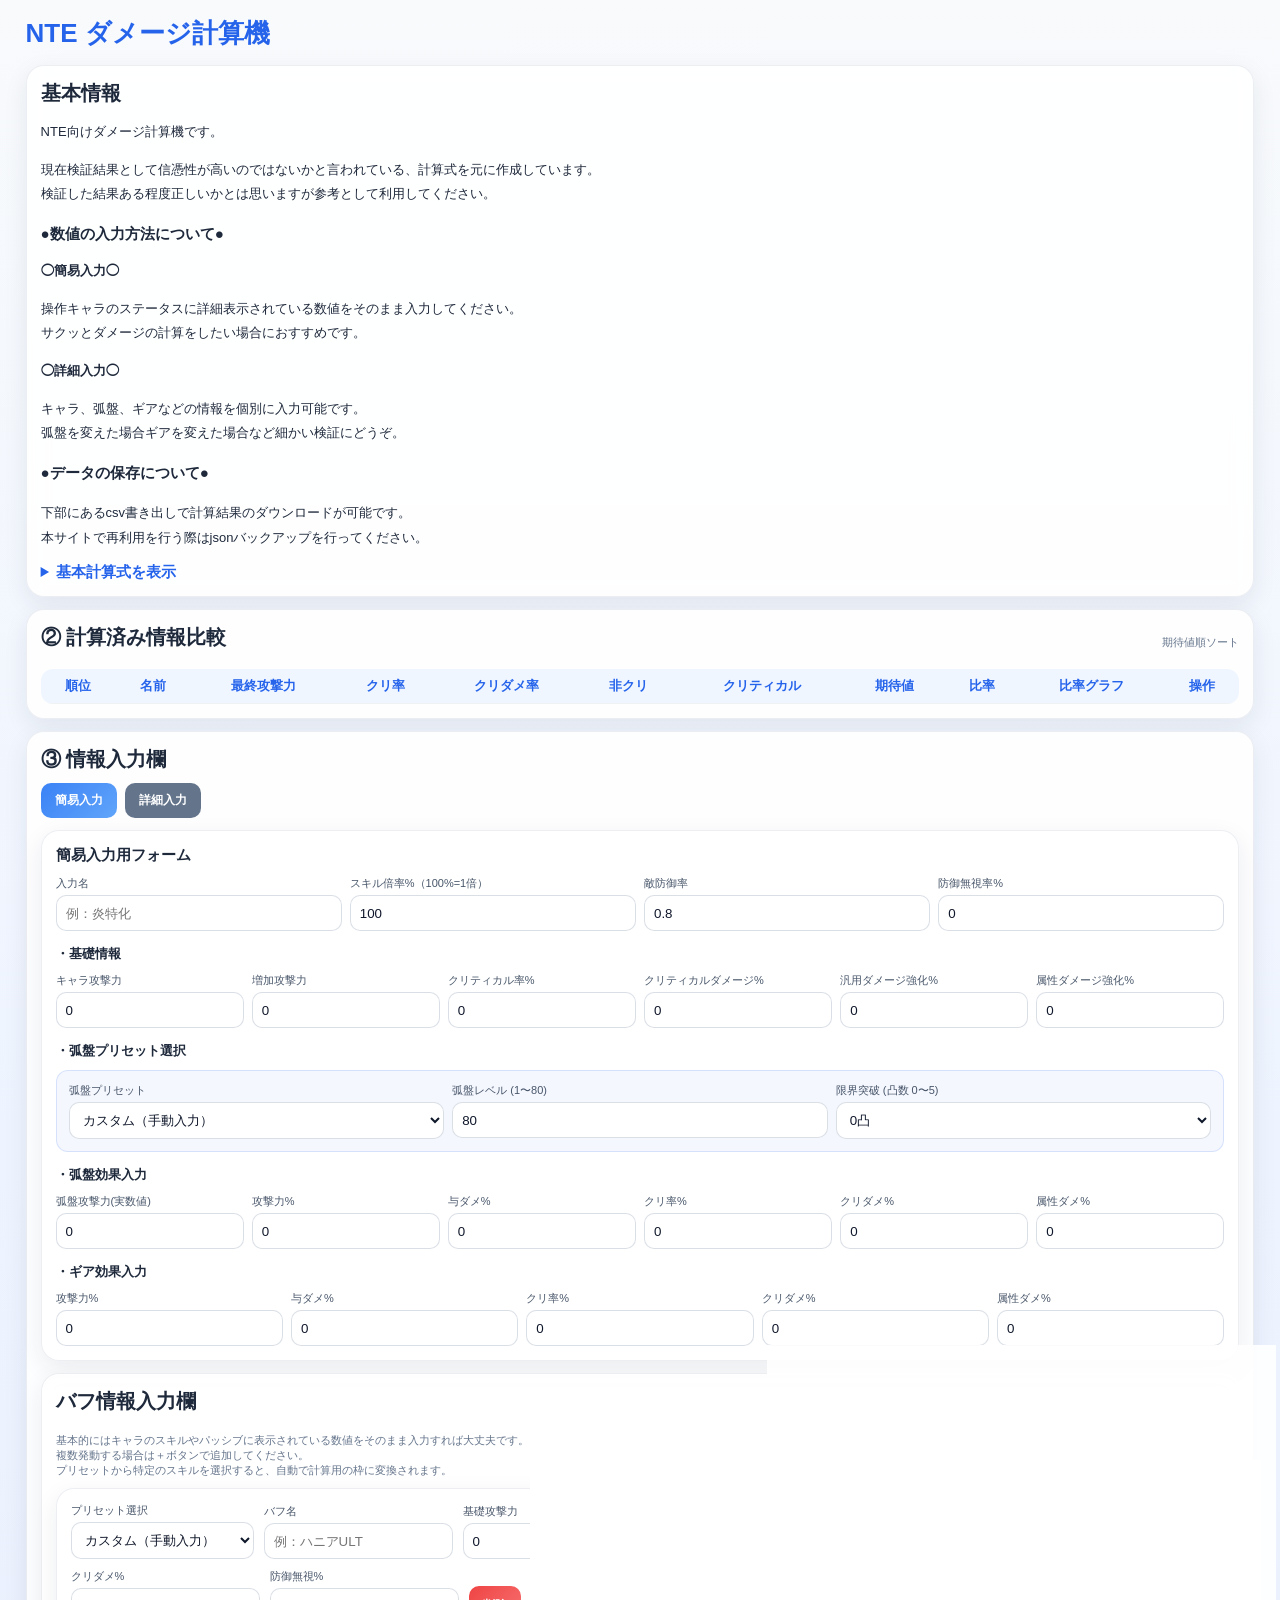
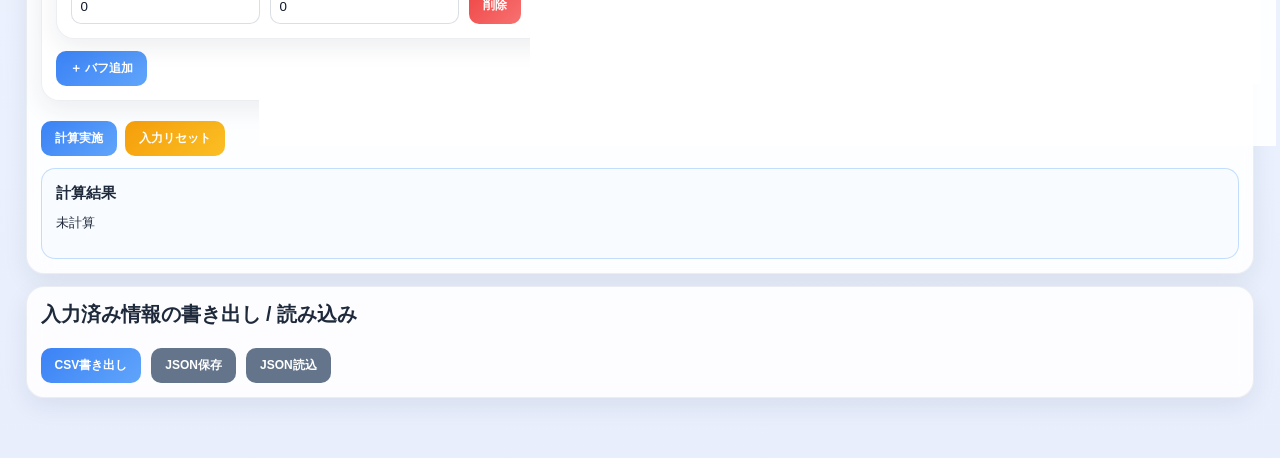
<file: index.html>
<!DOCTYPE html>
<html lang="ja">
<head>
  <meta charset="UTF-8">
  <meta name="viewport" content="width=device-width, initial-scale=1.0">
  <title>NTE ダメージ計算機</title>
  <link rel="stylesheet" href="style.css">
</head>
<body>
<div class="container">
  <h1>NTE ダメージ計算機</h1>

  <div class="card">
    <h2>基本情報</h2>
    <div style="line-height:1.9">
      <p>NTE向けダメージ計算機です。</p>
      <p>現在検証結果として信憑性が高いのではないかと言われている、計算式を元に作成しています。<br>検証した結果ある程度正しいかとは思いますが参考として利用してください。</p>
      <h3>●数値の入力方法について●</h3>
      <h4>◯簡易入力◯</h4>
      <p>操作キャラのステータスに詳細表示されている数値をそのまま入力してください。<br>サクッとダメージの計算をしたい場合におすすめです。</p>
      <h4>◯詳細入力◯</h4>
      <p>キャラ、弧盤、ギアなどの情報を個別に入力可能です。<br>弧盤を変えた場合ギアを変えた場合など細かい検証にどうぞ。</p>
      <h3>●データの保存について●</h3>
      <p>下部にあるcsv書き出しで計算結果のダウンロードが可能です。<br>本サイトで再利用を行う際はjsonバックアップを行ってください。</p>
    </div>
    <details style="margin-top:12px">
      <summary>基本計算式を表示</summary>
      <div style="margin-top:12px;line-height:1.9">
        <p>●基本計算式●</p>
        <p>ダメージ = 攻撃力 × スキル倍率 × ダメージ補正 × クリティカル補正 × 防御補正</p>
        <p>① 攻撃力 = 基礎攻撃力 × (1 + 攻撃力バフ%) + ギア攻撃力 + バフなどの実数値加算攻撃力<br>基礎攻撃力 = キャラ攻撃力 + 弧盤攻撃力</p>
        <p>② 防御補正 = 1 / (1 + (敵防御率 × (1 - 防御無視率)))<br>・雑魚敵：約0.75<br>・ボス敵：約0.8<br>・防御無視率は 25% → 0.25 として計算</p>
        <p>③ ダメージ補正 = (1 + 加算ダメージバフ)<br>加算ダメージバフ = 汎用ダメージ + 属性ダメージ + 与ダメージ + 特効ダメージ</p>
        <p>④ クリティカル補正 = 1 + クリティカルダメージ%</p>
      </div>
    </details>
  </div>

  <div class="card">
    <div class="compact-title">
      <h2>② 計算済み情報比較</h2>
      <div class="small">期待値順ソート</div>
    </div>
    <div class="table-wrap">
      <table id="compareTable">
        <thead>
          <tr>
            <th>順位</th>
            <th>名前</th>
            <th>最終攻撃力</th>
            <th>クリ率</th>
            <th>クリダメ率</th>
            <th>非クリ</th>
            <th>クリティカル</th>
            <th>期待値</th>
            <th>比率</th>
            <th>比率グラフ</th>
            <th>操作</th>
          </tr>
        </thead>
        <tbody id="compareTableBody"></tbody>
      </table>
    </div>
  </div>

  <div class="card">
    <h2>③ 情報入力欄</h2>
    <div class="flex" style="margin-bottom:12px">
      <button class="primary" id="showSimpleBtn" onclick="switchFormMode('simple')">簡易入力</button>
      <button class="secondary" id="showDetailBtn" onclick="switchFormMode('detail')">詳細入力</button>
    </div>

    <div id="simpleFormSection" class="card">
      <h3>簡易入力用フォーム</h3>
      <div class="grid grid-3">
        <label>入力名
          <input type="text" id="simpleBuildName" placeholder="例：炎特化" oninput="this.value=this.value.replace(/'/g,'')">
        </label>
        <label>スキル倍率%（100%=1倍）
          <input type="number" id="simpleSkillMultiplier" value="100">
        </label>
        <label>敵防御率
          <input type="number" id="simpleEnemyDefRate" value="0.8" step="0.01">
        </label>
        <label>防御無視率%
          <input type="number" id="simpleDefIgnore" value="0" step="0.1">
        </label>
      </div>

      <h4 style="margin-top:14px">・基礎情報</h4>
      <div class="grid grid-3">
        <label>キャラ攻撃力<input type="number" id="simpleAtk" value="0"></label>
        <label>増加攻撃力<input type="number" id="simpleGearFlatAtk" value="0"></label>
        <label>クリティカル率%<input type="number" id="simpleCritRate" value="0"></label>
        <label>クリティカルダメージ%<input type="number" id="simpleCritDamage" value="0"></label>
        <label>汎用ダメージ強化%<input type="number" id="simpleGeneralDamage" value="0"></label>
        <label>属性ダメージ強化%<input type="number" id="simpleElementDamage" value="0"></label>
      </div>

      <h4 style="margin-top:14px">・弧盤プリセット選択</h4>
      <div class="grid grid-3" style="background: rgba(37, 99, 235, 0.05); padding: 12px; border-radius: 12px; margin-bottom: 12px; border: 1px solid rgba(37, 99, 235, 0.15);">
        <label>弧盤プリセット
          <select id="arcPresetSelect" onchange="onArcPresetChange()"></select>
        </label>
        <label>弧盤レベル (1〜80)
          <input type="number" id="arcLevel" value="80" min="1" max="80" oninput="onArcPresetChange()">
        </label>
        <label>限界突破 (凸数 0〜5)
          <select id="arcTarget" onchange="onArcPresetChange()">
            <option value="0" selected>0凸</option>
            <option value="1">1凸</option>
            <option value="2">2凸</option>
            <option value="3">3凸</option>
            <option value="4">4凸</option>
            <option value="5">5凸（完凸）</option>
          </select>
        </label>
      </div>

      <h4 style="margin-top:14px">・弧盤効果入力</h4>
      <div class="grid grid-3">
        <label>弧盤攻撃力(実数値)<input type="number" id="simpleArcAtk" value="0"></label>
        <label>攻撃力%<input type="number" id="simpleArcAtkPercent" value="0"></label>
        <label>与ダメ%<input type="number" id="simpleArcDamage" value="0"></label>
        <label>クリ率%<input type="number" id="simpleArcCritRate" value="0"></label>
        <label>クリダメ%<input type="number" id="simpleArcCritDamage" value="0"></label>
        <label>属性ダメ%<input type="number" id="simpleArcElement" value="0"></label>
      </div>

      <h4 style="margin-top:14px">・ギア効果入力</h4>
      <div class="grid grid-3">
        <label>攻撃力%<input type="number" id="simpleGearAtkPercent" value="0"></label>
        <label>与ダメ%<input type="number" id="simpleGearDamage" value="0"></label>
        <label>クリ率%<input type="number" id="simpleGearCritRate" value="0"></label>
        <label>クリダメ%<input type="number" id="simpleGearCritDamage" value="0"></label>
        <label>属性ダメ%<input type="number" id="simpleGearElement" value="0"></label>
      </div>
    </div>

    <div id="detailFormSection" class="card" style="display:none">
      <h3>詳細入力用フォーム</h3>
      <div style="margin-top:12px">
        <div class="grid grid-2">
          <label>入力名
            <input type="text" id="buildName" placeholder="例：炎ビルド Ver1" oninput="this.value=this.value.replace(/'/g,'')">
          </label>
          <label>スキル倍率%（100% = 1倍）
            <input type="number" id="skillMultiplier" value="100" step="0.1">
          </label>
          <label>敵防御率
            <input type="number" id="enemyDefRate" value="0.8" step="0.01">
          </label>
          <label>防御無視率%
            <input type="number" id="defIgnore" value="0" step="0.1">
          </label>
        </div>

        <h3>【操作キャラ】</h3>
        <div class="grid grid-3">
          <label>攻撃力<input type="number" id="charAtk" value="0"></label>
          <label>クリ率%<input type="number" id="charCrit" value="0"></label>
          <label>クリダメ%<input type="number" id="charCritDmg" value="0"></label>
        </div>

        <h3>【弧盤】</h3>
        <h4>メイン効果</h4>
        <div class="grid grid-3">
          <label>攻撃力<input type="number" id="arcAtk" value="0"></label>
          <label>攻撃力%<input type="number" id="arcAtkPercent" value="0"></label>
          <label>クリ率%<input type="number" id="arcCrit" value="0"></label>
          <label>クリダメ%<input type="number" id="arcCritDmg" value="0"></label>
        </div>

        <h4>効果</h4>
        <div class="grid grid-3">
          <label>攻撃力%<input type="number" id="arcEffectAtk" value="0"></label>
          <label>与ダメ%<input type="number" id="arcDamage" value="0"></label>
          <label>クリダメ%<input type="number" id="arcEffectCritDmg" value="0"></label>
          <label>特効ダメ%<input type="number" id="specialDamage" value="0"></label>
        </div>

        <h3>【ギア】</h3>
        <h4>効果</h4>
        <div class="grid grid-3">
          <label>攻撃力%<input type="number" id="gearAtkPercent" value="0"></label>
          <label>属性ダメ%<input type="number" id="gearElementDamage" value="0"></label>
          <label>クリ率%<input type="number" id="gearCrit" value="0"></label>
          <label>クリダメ%<input type="number" id="gearCritDmg" value="0"></label>
        </div>

        <h4>ステータスバフ</h4>
        <div class="grid grid-3">
          <label>ギア攻撃力(実数値)<input type="number" id="gearFlatAtk" value="0"></label>
          <label>攻撃力%<input type="number" id="gearStatAtkPercent" value="0"></label>
          <label>汎用ダメ%<input type="number" id="gearGeneralDamage" value="0"></label>
          <label>クリ率%<input type="number" id="gearStatCrit" value="0"></label>
          <label>クリダメ%<input type="number" id="gearStatCritDmg" value="0"></label>
        </div>
      </div>
    </div>

    <div class="card">
      <div class="compact-title">
        <h2>バフ情報入力欄</h2>
      </div>
      <div class="small" style="margin-bottom:10px">
        基本的にはキャラのスキルやパッシブに表示されている数値をそのまま入力すれば大丈夫です。<br>
        複数発動する場合は＋ボタンで追加してください。<br>
        プリセットから特定のスキルを選択すると、自動で計算用の枠に変換されます。
      </div>
      <div id="buffContainer"></div>
      <div style="margin-top:10px">
        <button type="button" class="primary" onclick="addBuffCard()">＋ バフ追加</button>
      </div>
    </div>

    <div class="flex" style="margin-top:20px;align-items:center">
      <button class="primary" onclick="calculateDamage()">計算実施</button>
      <button class="warn" onclick="resetForm()">入力リセット</button>
    </div>

    <div class="result-box" id="resultBox">
      <h3>計算結果</h3>
      <div id="resultContent">未計算</div>
      <div id="recommendContent" style="margin-top:12px"></div>
    </div>
  </div>

  <div class="card">
    <div class="compact-title">
      <h2>入力済み情報の書き出し / 読み込み</h2>
    </div>
    <div style="display:flex; gap:10px; flex-wrap:wrap; margin-top:10px;">
      <button class="primary" type="button" onclick="exportCSV()">CSV書き出し</button>
      <button class="secondary" type="button" onclick="exportJSON()">JSON保存</button>
      <button class="secondary" type="button" onclick="document.getElementById('jsonFileInput').click()">JSON読込</button>
      <input id="jsonFileInput" type="file" accept=".json" onchange="importJSON(event)" style="display:none">
    </div>
  </div>
</div>

<script src="data.js"></script>
<script src="app.js"></script>
</body>
</html>
</file>
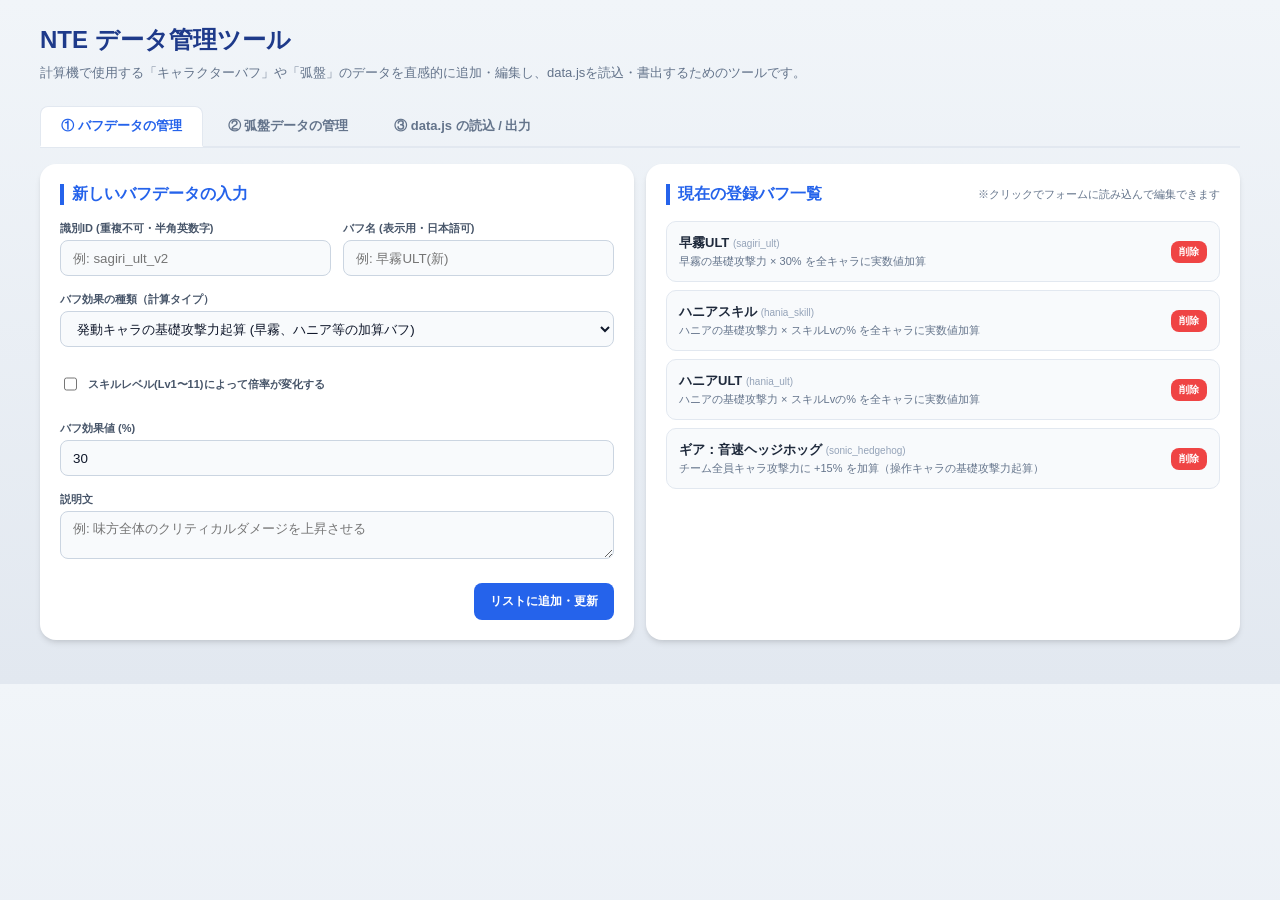
<file: data-manager.html>
<!DOCTYPE html>
<html lang="ja">
<head>
<meta charset="UTF-8">
<meta name="viewport" content="width=device-width, initial-scale=1.0">
<title>NTE データ管理ツール (data.js 編集用)</title>
<style>
*{box-sizing:border-box}
body{
  margin:0;
  font-family:"Inter","Segoe UI",sans-serif;
  background:linear-gradient(180deg,#f1f5f9,#e2e8f0);
  color:#1e293b;
  font-size:13px;
  padding:24px 0;
}
.container{
  width:min(1200px,96%);
  margin:auto;
}
h1{
  font-size:24px;
  margin:0 0 8px;
  font-weight:800;
  color:#1e3a8a;
}
.subtitle{
  color:#64748b;
  margin-bottom:24px;
}
.card{
  background:#ffffff;
  border-radius:16px;
  padding:20px;
  margin-bottom:20px;
  box-shadow:0 4px 6px -1px rgba(0,0,0,0.1), 0 2px 4px -1px rgba(0,0,0,0.06);
}
h2{
  font-size:16px;
  margin:0 0 16px;
  color:#2563eb;
  border-left:4px solid #2563eb;
  padding-left:8px;
  display:flex;
  justify-content:space-between;
  align-items:center;
}
.grid{display:grid;gap:12px}
.grid-2{grid-template-columns:repeat(auto-fit,minmax(240px,1fr))}
.grid-3{grid-template-columns:repeat(auto-fit,minmax(180px,1fr))}
.grid-6{grid-template-columns:repeat(6,1fr)}
label{
  display:flex;
  flex-direction:column;
  gap:4px;
  color:#475569;
  font-size:11px;
  font-weight:600;
}
input,select,textarea{
  background:#f8fafc;
  border:1px solid #cbd5e1;
  border-radius:8px;
  padding:8px 12px;
  color:#0f172a;
  min-height:36px;
  font-family:inherit;
}
input:focus,select:focus,textarea:focus{
  outline:none;
  border-color:#3b82f6;
  background:#ffffff;
  box-shadow:0 0 0 3px rgba(59,130,246,0.15);
}
button{
  border:none;
  border-radius:8px;
  padding:10px 16px;
  font-weight:700;
  cursor:pointer;
  transition:.15s;
  font-size:12px;
}
button:hover{
  filter:brightness(1.05);
  transform:translateY(-1px);
}
.btn-primary{background:#2563eb;color:white}
.btn-success{background:#10b981;color:white}
.btn-danger{background:#ef4444;color:white}
.btn-secondary{background:#64748b;color:white}
.flex{display:flex;gap:8px;flex-wrap:wrap}
.list-item {
  background:#f8fafc;
  border:1px solid #e2e8f0;
  border-radius:10px;
  padding:12px;
  margin-bottom:8px;
  display:flex;
  justify-content:space-between;
  align-items:center;
}
.list-item-info {
  display:flex;
  flex-direction:column;
  gap:2px;
}
.list-item-name {
  font-weight:700;
  font-size:13px;
}
.list-item-meta {
  font-size:11px;
  color:#64748b;
}
.textarea-output{
  width:100%;
  height:240px;
  font-family:monospace;
  font-size:12px;
  background:#0f172a;
  color:#38bdf8;
  padding:12px;
  border-radius:8px;
  resize:vertical;
}
.tabs{
  display:flex;
  gap:4px;
  margin-bottom:16px;
  border-bottom:2px solid #e2e8f0;
  padding-bottom:1px;
}
.tab{
  padding:10px 20px;
  cursor:pointer;
  font-weight:700;
  color:#64748b;
  border-radius:8px 8px 0 0;
  border:1px solid transparent;
  margin-bottom:-2px;
}
.tab.active{
  color:#2563eb;
  background:#ffffff;
  border-color:#e2e8f0 #e2e8f0 transparent #e2e8f0;
  border-bottom:2px solid #ffffff;
}
.tab-content{
  display:none;
}
.tab-content.active{
  display:block;
}
.import-box {
  background: #f0fdf4;
  border: 1px dashed #16a34a;
  border-radius: 12px;
  padding: 16px;
  margin-bottom: 20px;
}
</style>
</head>
<body>
<div class="container">
  <h1>NTE データ管理ツール</h1>
  <div class="subtitle">計算機で使用する「キャラクターバフ」や「弧盤」のデータを直感的に追加・編集し、data.jsを読込・書出するためのツールです。</div>

  <div class="tabs">
    <div class="tab active" onclick="switchTab('buff-tab', this)">① バフデータの管理</div>
    <div class="tab" onclick="switchTab('arc-tab', this)">② 弧盤データの管理</div>
    <div class="tab" onclick="switchTab('export-tab', this)">③ data.js の読込 / 出力</div>
  </div>

  <div id="buff-tab" class="tab-content active">
    <div class="grid grid-2" style="grid-template-columns: 1fr 1fr;">
      
      <div class="card">
        <h2>新しいバフデータの入力</h2>
        <div class="grid" style="gap:16px;">
          <div class="grid grid-2">
            <label>識別ID (重複不可・半角英数字)
              <input type="text" id="buffId" placeholder="例: sagiri_ult_v2">
            </label>
            <label>バフ名 (表示用・日本語可)
              <input type="text" id="buffName" placeholder="例: 早霧ULT(新)">
            </label>
          </div>

          <label>バフ効果の種類（計算タイプ）
            <select id="buffType" onchange="toggleBuffLvSection()">
              <option value="attacker_base_ratio">発動キャラの基礎攻撃力起算 (早霧、ハニア等の加算バフ)</option>
              <option value="main_char_base_ratio">操作キャラ(メイン)の基礎攻撃力起算 (音速ヘッジホッグ等)</option>
              <option value="atkPercent">チーム全体の攻撃力 ＋N%</option>
              <option value="critDmg">チーム全体のクリティカルダメージ ＋N%</option>
              <option value="defIgnore">チーム全体の防御無視率 ＋N%</option>
            </select>
          </label>

          <label style="flex-direction:row; gap:8px; align-items:center; cursor:pointer;">
            <input type="checkbox" id="buffHasLv" onchange="toggleBuffLvSection()">
            <span>スキルレベル(Lv1〜11)によって倍率が変化する</span>
          </label>

          <div id="buffFixedSection">
            <label>バフ効果値 (%)
              <input type="number" id="buffRatio" value="30" step="0.1">
            </label>
          </div>

          <div id="buffLvSection" style="display:none; background:#f8fafc; padding:12px; border-radius:8px; border:1px solid #e2e8f0;">
            <div style="font-weight:bold; font-size:11px; margin-bottom:8px; color:#475569;">各スキルレベルの効果値 (%)</div>
            <div class="grid grid-3" style="gap:8px;">
              <label>Lv1 <input type="number" id="buffLv1" value="10"></label>
              <label>Lv2 <input type="number" id="buffLv2" value="12"></label>
              <label>Lv3 <input type="number" id="buffLv3" value="14"></label>
              <label>Lv4 <input type="number" id="buffLv4" value="16"></label>
              <label>Lv5 <input type="number" id="buffLv5" value="18"></label>
              <label>Lv6 <input type="number" id="buffLv6" value="20"></label>
              <label>Lv7 <input type="number" id="buffLv7" value="22"></label>
              <label>Lv8 <input type="number" id="buffLv8" value="24"></label>
              <label>Lv9 <input type="number" id="buffLv9" value="26"></label>
              <label>Lv10 <input type="number" id="buffLv10" value="30"></label>
              <label style="color:#2563eb;">Lv11 <input type="number" id="buffLv11" value="33" style="border-color:#bfdbfe; background:#eff6ff;"></label>
            </div>
          </div>

          <label>説明文
            <textarea id="buffDescription" rows="2" placeholder="例: 味方全体のクリティカルダメージを上昇させる"></textarea>
          </label>

          <div class="flex" style="justify-content: flex-end; margin-top:8px;">
            <button class="btn-primary" onclick="addBuffData()">リストに追加・更新</button>
          </div>
        </div>
      </div>

      <div class="card">
        <h2>現在の登録バフ一覧 <span style="font-size:11px; color:#64748b; font-weight:normal;">※クリックでフォームに読み込んで編集できます</span></h2>
        <div id="buffList" style="max-height:450px; overflow-y:auto;"></div>
      </div>

    </div>
  </div>

  <div id="arc-tab" class="tab-content">
    <div class="grid grid-2" style="grid-template-columns: 1fr 1fr;">
      
      <div class="card">
        <h2>新しい弧盤データの入力</h2>
        <div class="grid" style="gap:14px;">
          <div class="grid grid-2">
            <label>識別ID (重複不可・半角英数字)
              <input type="text" id="arcId" placeholder="例: last_rose">
            </label>
            <label>弧盤名 (表示用・日本語可)
              <input type="text" id="arcName" placeholder="例: ラストローズ">
            </label>
          </div>

          <div style="background:#f8fafc; padding:10px; border-radius:8px; border:1px solid #e2e8f0;">
            <div style="font-weight:bold; font-size:11px; margin-bottom:6px; color:#475569;">メインステータス（攻撃力実数値）</div>
            <div class="grid grid-2">
              <label>Lv1 時の値 <input type="number" id="arcAtkMin" value="45"></label>
              <label>Lv80 時の値 <input type="number" id="arcAtkMax" value="400"></label>
            </div>
          </div>

          <div style="background:#f8fafc; padding:10px; border-radius:8px; border:1px solid #e2e8f0;">
            <div style="font-weight:bold; font-size:11px; margin-bottom:6px; color:#475569;">サブステータス</div>
            <div class="grid grid-3" style="grid-template-columns: 1.2fr 1fr 1fr;">
              <label>ステータス種類
                <select id="arcSubStatType">
                  <option value="critRate">クリティカル率%</option>
                  <option value="critDmg">クリティカルダメージ%</option>
                  <option value="atkPercent">攻撃力%</option>
                </select>
              </label>
              <label>Lv1 時の値 <input type="number" id="arcSubMin" value="2.4" step="0.1"></label>
              <label>Lv80 時の値 <input type="number" id="arcSubMax" value="12.0" step="0.1"></label>
            </div>
          </div>

          <div style="background:#f8fafc; padding:10px; border-radius:8px; border:1px solid #e2e8f0;">
            <div style="font-weight:bold; font-size:11px; margin-bottom:6px; color:#475569;">特殊効果 1</div>
            <label style="margin-bottom:6px;">効果の種類
              <select id="arcEffect1Type">
                <option value="atkPercent">攻撃力%</option>
                <option value="critDmg">クリティカルダメージ%</option>
                <option value="damage">与ダメ・属性ダメ%</option>
                <option value="specialDamage">特効ダメ%</option>
              </select>
            </label>
            <div style="font-size:10px; color:#64748b; margin-bottom:4px; display:flex; justify-content:space-between; align-items:center;">
              <span>凸数ごとの効果値 (%) (0凸〜5凸)</span>
              <button type="button" class="btn-secondary" style="padding:2px 8px; font-size:10px; min-height:22px; background:#475569;" onclick="autoCalcArc凸(1)">5凸から自動補完</button>
            </div>
            <div class="grid grid-6">
              <label>0凸<input type="number" id="arcE1_0" value="10" step="0.1"></label>
              <label>1凸<input type="number" id="arcE1_1" value="12" step="0.1"></label>
              <label>2凸<input type="number" id="arcE1_2" value="14" step="0.1"></label>
              <label>3凸<input type="number" id="arcE1_3" value="16" step="0.1"></label>
              <label>4凸<input type="number" id="arcE1_4" value="18" step="0.1"></label>
              <label>5凸<input type="number" id="arcE1_5" value="20" step="0.1"></label>
            </div>
          </div>

          <div style="background:#f8fafc; padding:10px; border-radius:8px; border:1px solid #e2e8f0;">
            <div style="font-weight:bold; font-size:11px; margin-bottom:6px; color:#475569;">特殊効果 2</div>
            <label style="margin-bottom:6px;">効果の種類
              <select id="arcEffect2Type">
                <option value="critDmg" selected>クリティカルダメージ%</option>
                <option value="atkPercent">攻撃力%</option>
                <option value="damage">与ダメ・属性ダメ%</option>
                <option value="specialDamage">特効ダメ%</option>
              </select>
            </label>
            <div style="font-size:10px; color:#64748b; margin-bottom:4px; display:flex; justify-content:space-between; align-items:center;">
              <span>凸数ごとの効果値 (%) (0凸〜5凸)</span>
              <button type="button" class="btn-secondary" style="padding:2px 8px; font-size:10px; min-height:22px; background:#475569;" onclick="autoCalcArc凸(2)">5凸から自動補完</button>
            </div>
            <div class="grid grid-6">
              <label>0凸<input type="number" id="arcE2_0" value="15" step="0.1"></label>
              <label>1凸<input type="number" id="arcE2_1" value="18" step="0.1"></label>
              <label>2凸<input type="number" id="arcE2_2" value="21" step="0.1"></label>
              <label>3凸<input type="number" id="arcE2_3" value="24" step="0.1"></label>
              <label>4凸<input type="number" id="arcE2_4" value="27" step="0.1"></label>
              <label>5凸<input type="number" id="arcE2_5" value="30" step="0.1"></label>
            </div>
          </div>

          <div class="flex" style="justify-content: flex-end; margin-top:4px;">
            <button class="btn-primary" onclick="addArcData()">リストに追加・更新</button>
          </div>
        </div>
      </div>

      <div class="card">
        <h2>現在の登録弧盤一覧 <span style="font-size:11px; color:#64748b; font-weight:normal;">※クリックでフォームに読み込んで編集できます</span></h2>
        <div id="arcList" style="max-height:550px; overflow-y:auto;"></div>
      </div>

    </div>
  </div>

  <div id="export-tab" class="tab-content">
    
    <div class="card import-box">
      <h2 style="color:#16a34a; border-left-color:#16a34a; margin-bottom:8px;">既存の data.js を読み込む</h2>
      <p style="margin-top:0; color:#1e293b;">
        現在GitHubやパソコン内に保存してある <b>`data.js`</b> ファイルを選択してください。<br>
        登録されているデータをこの管理ツールに復元し、続きから追加・編集・修正を行えるようになります。
      </p>
      <label style="background:white; padding:12px; border-radius:8px; border:1px solid #cbd5e1; display:inline-block; cursor:pointer;">
        <input type="file" id="importFileInput" accept=".js" onchange="importDataJS(event)">
      </label>
    </div>

    <div class="card">
      <h2>data.js の生成コード</h2>
      <p style="margin-top:0; color:#475569;">新しく追加・編集したすべてのデータを含むコードです。<b>「ファイルとしてダウンロード」</b>ボタンを押して現在の `data.js` を上書きしてください。</p>
      
      <textarea id="outputArea" class="textarea-output" readonly></textarea>
      
      <div class="flex" style="margin-top:16px;">
        <button class="btn-success" style="font-size:14px; padding:12px 24px;" onclick="downloadDataJS()">⬇ data.js をファイルとしてダウンロード</button>
        <button class="btn-primary" style="font-size:14px; padding:12px 24px;" onclick="copyToClipboard()">📋 コードをクリップボードにコピー</button>
      </div>
    </div>
  </div>

</div>

<script>
// ==========================================
// 初期・マスターデータ（初期状態のデフォルト保持・Lv11倍率を仮拡張してあります）
// ==========================================
let masterData = {
  presets: [
    { id: "custom", name: "カスタム（手動入力）", type: "custom" },
    { id: "sagiri_ult", name: "早霧ULT", type: "attacker_base_ratio", hasLv: false, ratio: 30, description: "早霧の基礎攻撃力 × 30% を全キャラに実数値加算" },
    { id: "hania_skill", name: "ハニアスキル", type: "attacker_base_ratio", hasLv: true, ratios: {1:10, 2:12, 3:14, 4:16, 5:18, 6:20, 7:22, 8:24, 9:26, 10:30, 11:32}, description: "ハニアの基礎攻撃力 × スキルLvの% を全キャラに実数値加算" },
    { id: "hania_ult", name: "ハニアULT", type: "attacker_base_ratio", hasLv: true, ratios: {1:20, 2:23, 3:26, 4:29, 5:32, 6:35, 7:38, 8:41, 9:44, 10:50, 11:53}, description: "ハニアの基礎攻撃力 × スキルLvの% を全キャラに実数値加算" },
    { id: "sonic_hedgehog", name: "ギア：音速ヘッジホッグ", type: "main_char_base_ratio", hasLv: false, ratio: 15, description: "チーム全員キャラ攻撃力に +15% を加算（操作キャラの基礎攻撃力起算）" }
  ],
  arcs: [
    { id: "custom", name: "カスタム（手動入力）" },
    { id: "last_rose", name: "ラストローズ", baseAtkMin: 45, baseAtkMax: 400, subStatType: "critRate", subStatMin: 2.4, subStatMax: 12.0, effect1Type: "atkPercent", effect1Values: [10, 12, 14, 16, 18, 20], effect2Type: "critDmg", effect2Values: [15, 18, 21, 24, 27, 30] }
  ]
};

function switchTab(tabId, el) {
  document.querySelectorAll('.tab').forEach(t => t.classList.remove('active'));
  document.querySelectorAll('.tab-content').forEach(c => c.classList.remove('active'));
  el.classList.add('active');
  document.getElementById(tabId).classList.add('active');
  if (tabId === 'export-tab') { generateCode(); }
}

function importDataJS(event) {
  const file = event.target.files[0];
  if (!file) return;
  const reader = new FileReader();
  reader.onload = function(e) {
    try {
      const text = e.target.result;
      if (!text.includes('window.NTE_DATA')) {
        alert('選択されたファイル内に "window.NTE_DATA" の記述が見つかりません。');
        return;
      }
      const scriptCode = text.replace(/window\.NTE_DATA\s*=/, "return ");
      const importedData = new Function(scriptCode)();
      if (!importedData || !importedData.presets || !importedData.arcs) {
        alert('データの構造が正しくありません。');
        return;
      }
      masterData = importedData;
      if (!masterData.presets.some(p => p.id === 'custom')) {
        masterData.presets.unshift({ id: "custom", name: "カスタム（手動入力）", type: "custom" });
      }
      if (!masterData.arcs.some(a => a.id === 'custom')) {
        masterData.arcs.unshift({ id: "custom", name: "カスタム（手動入力）" });
      }
      renderLists();
      generateCode();
      alert('🎉 既存の data.js を正常に読み込みました！');
    } catch (err) {
      console.error(err);
      alert('ファイルの解析に失敗しました。');
    }
    event.target.value = '';
  };
  reader.readAsText(file);
}

function autoCalcArc凸(effectNum) {
  const maxVal = Number(document.getElementById(`arcE${effectNum}_5`).value || 0);
  if (maxVal === 0) { alert('5凸の数値を入力してからボタンを押してください。'); return; }
  const minVal = maxVal / 2;
  const step = (maxVal - minVal) / 5;
  document.getElementById(`arcE${effectNum}_0`).value = Math.round(minVal * 10) / 10;
  document.getElementById(`arcE${effectNum}_1`).value = Math.round((minVal + step * 1) * 10) / 10;
  document.getElementById(`arcE${effectNum}_2`).value = Math.round((minVal + step * 2) * 10) / 10;
  document.getElementById(`arcE${effectNum}_3`).value = Math.round((minVal + step * 3) * 10) / 10;
  document.getElementById(`arcE${effectNum}_4`).value = Math.round((minVal + step * 4) * 10) / 10;
}

function toggleBuffLvSection() {
  const hasLv = document.getElementById('buffHasLv').checked;
  document.getElementById('buffFixedSection').style.display = hasLv ? 'none' : 'block';
  document.getElementById('buffLvSection').style.display = hasLv ? 'block' : 'none';
}

function addBuffData() {
  const id = document.getElementById('buffId').value.trim();
  const name = document.getElementById('buffName').value.trim();
  if(!id || !name) { alert('識別IDとバフ名を入力してください'); return; }
  
  const type = document.getElementById('buffType').value;
  const hasLv = document.getElementById('buffHasLv').checked;
  const description = document.getElementById('buffDescription').value;
  
  let newData = { id, name, type, hasLv, description };
  
  if (hasLv) {
    newData.ratios = {};
    // ★1から11までループを拡張
    for(let i=1; i<=11; i++) {
      newData.ratios[i] = Number(document.getElementById('buffLv' + i).value || 0);
    }
  } else {
    newData.ratio = Number(document.getElementById('buffRatio').value || 0);
  }
  
  const index = masterData.presets.findIndex(p => p.id === id);
  if(index >= 0) { masterData.presets[index] = newData; } else { masterData.presets.push(newData); }
  renderLists();
  clearBuffForm();
}

function addArcData() {
  const id = document.getElementById('arcId').value.trim();
  const name = document.getElementById('arcName').value.trim();
  if(!id || !name) { alert('識別IDと弧盤名を入力してください'); return; }
  
  let newData = {
    id, name,
    baseAtkMin: Number(document.getElementById('arcAtkMin').value || 0),
    baseAtkMax: Number(document.getElementById('arcAtkMax').value || 0),
    subStatType: document.getElementById('arcSubStatType').value,
    subStatMin: Number(document.getElementById('arcSubMin').value || 0),
    subStatMax: Number(document.getElementById('arcSubMax').value || 0),
    effect1Type: document.getElementById('arcEffect1Type').value,
    effect1Values: [
      Number(document.getElementById('arcE1_0').value || 0), Number(document.getElementById('arcE1_1').value || 0),
      Number(document.getElementById('arcE1_2').value || 0), Number(document.getElementById('arcE1_3').value || 0),
      Number(document.getElementById('arcE1_4').value || 0), Number(document.getElementById('arcE1_5').value || 0)
    ],
    effect2Type: document.getElementById('arcEffect2Type').value,
    effect2Values: [
      Number(document.getElementById('arcE2_0').value || 0), Number(document.getElementById('arcE2_1').value || 0),
      Number(document.getElementById('arcE2_2').value || 0), Number(document.getElementById('arcE2_3').value || 0),
      Number(document.getElementById('arcE2_4').value || 0), Number(document.getElementById('arcE2_5').value || 0)
    ]
  };
  
  const index = masterData.arcs.findIndex(a => a.id === id);
  if(index >= 0) { masterData.arcs[index] = newData; } else { masterData.arcs.push(newData); }
  renderLists();
  clearArcForm();
}

function deleteBuff(id, event) { event.stopPropagation(); if(id === 'custom') return; masterData.presets = masterData.presets.filter(p => p.id !== id); renderLists(); }
function deleteArc(id, event) { event.stopPropagation(); if(id === 'custom') return; masterData.arcs = masterData.arcs.filter(a => a.id !== id); renderLists(); }

function loadBuffToForm(id) {
  const p = masterData.presets.find(b => b.id === id);
  if(!p || p.id === 'custom') return;
  
  document.getElementById('buffId').value = p.id;
  document.getElementById('buffName').value = p.name;
  document.getElementById('buffType').value = p.type;
  document.getElementById('buffHasLv').checked = !!p.hasLv;
  document.getElementById('buffDescription').value = p.description || '';
  
  if(p.hasLv && p.ratios) {
    // ★1から11までに拡張
    for(let i=1; i<=11; i++) {
      document.getElementById('buffLv' + i).value = p.ratios[i] || 0;
    }
  } else {
    document.getElementById('buffRatio').value = p.ratio || 0;
  }
  toggleBuffLvSection();
}

function loadArcToForm(id) {
  const a = masterData.arcs.find(arc => arc.id === id);
  if(!a || a.id === 'custom') return;
  document.getElementById('arcId').value = a.id;
  document.getElementById('arcName').value = a.name;
  document.getElementById('arcAtkMin').value = a.baseAtkMin;
  document.getElementById('arcAtkMax').value = a.baseAtkMax;
  document.getElementById('arcSubStatType').value = a.subStatType;
  document.getElementById('arcSubMin').value = a.subStatMin;
  document.getElementById('arcSubMax').value = a.subStatMax;
  document.getElementById('arcEffect1Type').value = a.effect1Type;
  document.getElementById('arcEffect2Type').value = a.effect2Type;
  for(let i=0; i<=5; i++) {
    document.getElementById('arcE1_' + i).value = a.effect1Values[i] || 0;
    document.getElementById('arcE2_' + i).value = a.effect2Values[i] || 0;
  }
}

function clearBuffForm() { document.getElementById('buffId').value = ''; document.getElementById('buffName').value = ''; document.getElementById('buffDescription').value = ''; }
function clearArcForm() { document.getElementById('arcId').value = ''; document.getElementById('arcName').value = ''; }

function renderLists() {
  const buffListEl = document.getElementById('buffList');
  buffListEl.innerHTML = '';
  masterData.presets.forEach(p => {
    if(p.id === 'custom') return;
    const div = document.createElement('div');
    div.className = 'list-item';
    div.onclick = () => loadBuffToForm(p.id);
    div.innerHTML = `
      <div class="list-item-info">
        <span class="list-item-name">${p.name} <span style="font-weight:normal; font-size:10px; color:#94a3b8;">(${p.id})</span></span>
        <span class="list-item-meta">${p.description || (p.hasLv ? 'レベル変動型バフ' : '固定バフ: ' + p.ratio + '%')}</span>
      </div>
      <button class="btn-danger" style="padding:4px 8px; font-size:10px;" onclick="deleteBuff('${p.id}', event)">削除</button>
    `;
    buffListEl.appendChild(div);
  });

  const arcListEl = document.getElementById('arcList');
  arcListEl.innerHTML = '';
  masterData.arcs.forEach(a => {
    if(a.id === 'custom') return;
    const div = document.createElement('div');
    div.className = 'list-item';
    div.onclick = () => loadArcToForm(a.id);
    div.innerHTML = `
      <div class="list-item-info">
        <span class="list-item-name">${a.name} <span style="font-weight:normal; font-size:10px; color:#94a3b8;">(${a.id})</span></span>
        <span class="list-item-meta">攻撃力: ${a.baseAtkMin}〜${a.baseAtkMax} | サブ: ${a.subStatType}</span>
      </div>
      <button class="btn-danger" style="padding:4px 8px; font-size:10px;" onclick="deleteArc('${a.id}', event)">削除</button>
    `;
    arcListEl.appendChild(div);
  });
}

function generateCode() {
  const code = `// ==========================================
// NTE ダメージ計算機 プリセットデータ管理ファイル
// ==========================================

window.NTE_DATA = ${JSON.stringify(masterData, null, 2)};`;
  document.getElementById('outputArea').value = code;
}

function copyToClipboard() {
  generateCode();
  const textarea = document.getElementById('outputArea');
  textarea.select();
  document.execCommand('copy');
  alert('コードをクリップボードにコピーしました！');
}

function downloadDataJS() {
  generateCode();
  const code = document.getElementById('outputArea').value;
  const blob = new Blob([code], { type: 'text/javascript;charset=utf-8;' });
  const url = URL.createObjectURL(blob);
  const a = document.createElement('a');
  a.href = url; a.download = 'data.js'; a.click(); URL.revokeObjectURL(url);
}

window.addEventListener('DOMContentLoaded', () => { renderLists(); });
</script>
</body>
</html>
</file>
<file: style.css>
*{box-sizing:border-box}
body{
  margin:0;
  font-family:"Inter","Segoe UI",sans-serif;
  background:linear-gradient(180deg,#f8fafc,#eef4ff 55%,#e8eefc);
  color:#1e293b;
  font-size:13px;
}
.container{
  width:min(1500px,96%);
  margin:auto;
  padding:16px 0 48px;
}
h1{
  font-size:26px;
  margin:0 0 14px;
  font-weight:800;
  color:#2563eb;
}
.card{
  background:rgba(255,255,255,.88);
  backdrop-filter:blur(10px);
  border:1px solid rgba(148,163,184,.18);
  border-radius:18px;
  padding:14px;
  margin-bottom:12px;
  box-shadow:0 8px 24px rgba(30,41,59,.08);
}
h2,h3,h4{
  margin:0 0 10px;
  color:#1e293b;
}
.grid{display:grid;gap:8px}
.grid-2{grid-template-columns:repeat(auto-fit,minmax(200px,1fr))}
.grid-3{grid-template-columns:repeat(auto-fit,minmax(150px,1fr))}
label{
  display:flex;
  flex-direction:column;
  gap:4px;
  color:#475569;
  font-size:11px;
}
input,textarea,select{
  background:#ffffff;
  border:1px solid rgba(148,163,184,.35);
  border-radius:10px;
  padding:9px;
  color:#0f172a;
  min-height:36px;
  font-family:inherit;
}
input:focus,textarea:focus,select:focus{
  outline:none;
  border-color:#60a5fa;
  box-shadow:0 0 0 2px rgba(96,165,250,.18);
}
button{
  border:none;
  border-radius:10px;
  padding:9px 14px;
  font-weight:700;
  cursor:pointer;
  transition:.16s;
  font-size:12px;
}
button:hover{
  transform:translateY(-1px);
  filter:brightness(1.04);
}
.primary{background:linear-gradient(135deg,#3b82f6,#60a5fa);color:white}
.success{background:linear-gradient(135deg,#10b981,#34d399);color:white}
.warn{background:linear-gradient(135deg,#f59e0b,#fbbf24);color:white}
.danger{background:linear-gradient(135deg,#ef4444,#f87171);color:white}
.secondary{background:#64748b;color:white}
.flex{display:flex;gap:8px;flex-wrap:wrap}
.table-wrap{overflow:auto;border-radius:12px}
table{width:100%;border-collapse:collapse}
th,td{
  padding:8px;
  text-align:center;
  border-bottom:1px solid rgba(148,163,184,.14);
  white-space:nowrap;
}
th{
  background:#eff6ff;
  position:sticky;
  top:0;
  z-index:1;
  color:#2563eb;
}
tr:hover td{background:#f8fbff}
.result-box{
  background:#f8fbff;
  border:1px solid rgba(96,165,250,.35);
  border-radius:14px;
  padding:14px;
  margin-top:12px;
}
.buff-card{
  background:#f8fbff;
  border:1px solid rgba(148,163,184,.12);
  border-radius:12px;
  padding:10px;
  margin-bottom:8px;
}
summary{
  cursor:pointer;
  font-size:15px;
  font-weight:700;
  color:#2563eb;
}
hr{
  border:none;
  border-top:1px solid rgba(148,163,184,.18);
  margin:10px 0;
}
.rank1 td{
  background:#eff6ff;
  box-shadow:inset 0 0 0 1px rgba(96,165,250,.4);
}
.progress-wrap{
  width:120px;
  height:10px;
  background:#dbeafe;
  border-radius999px;
  overflow:hidden;
  margin:auto;
}
.progress-bar{
  height:100%;
  background:linear-gradient(90deg,#3b82f6,#93c5fd);
}
.compact-title{
  display:flex;
  justify-content:space-between;
  align-items:center;
  margin-bottom:8px;
}
.small{
  color:#64748b;
  font-size:11px;
}
</file>
